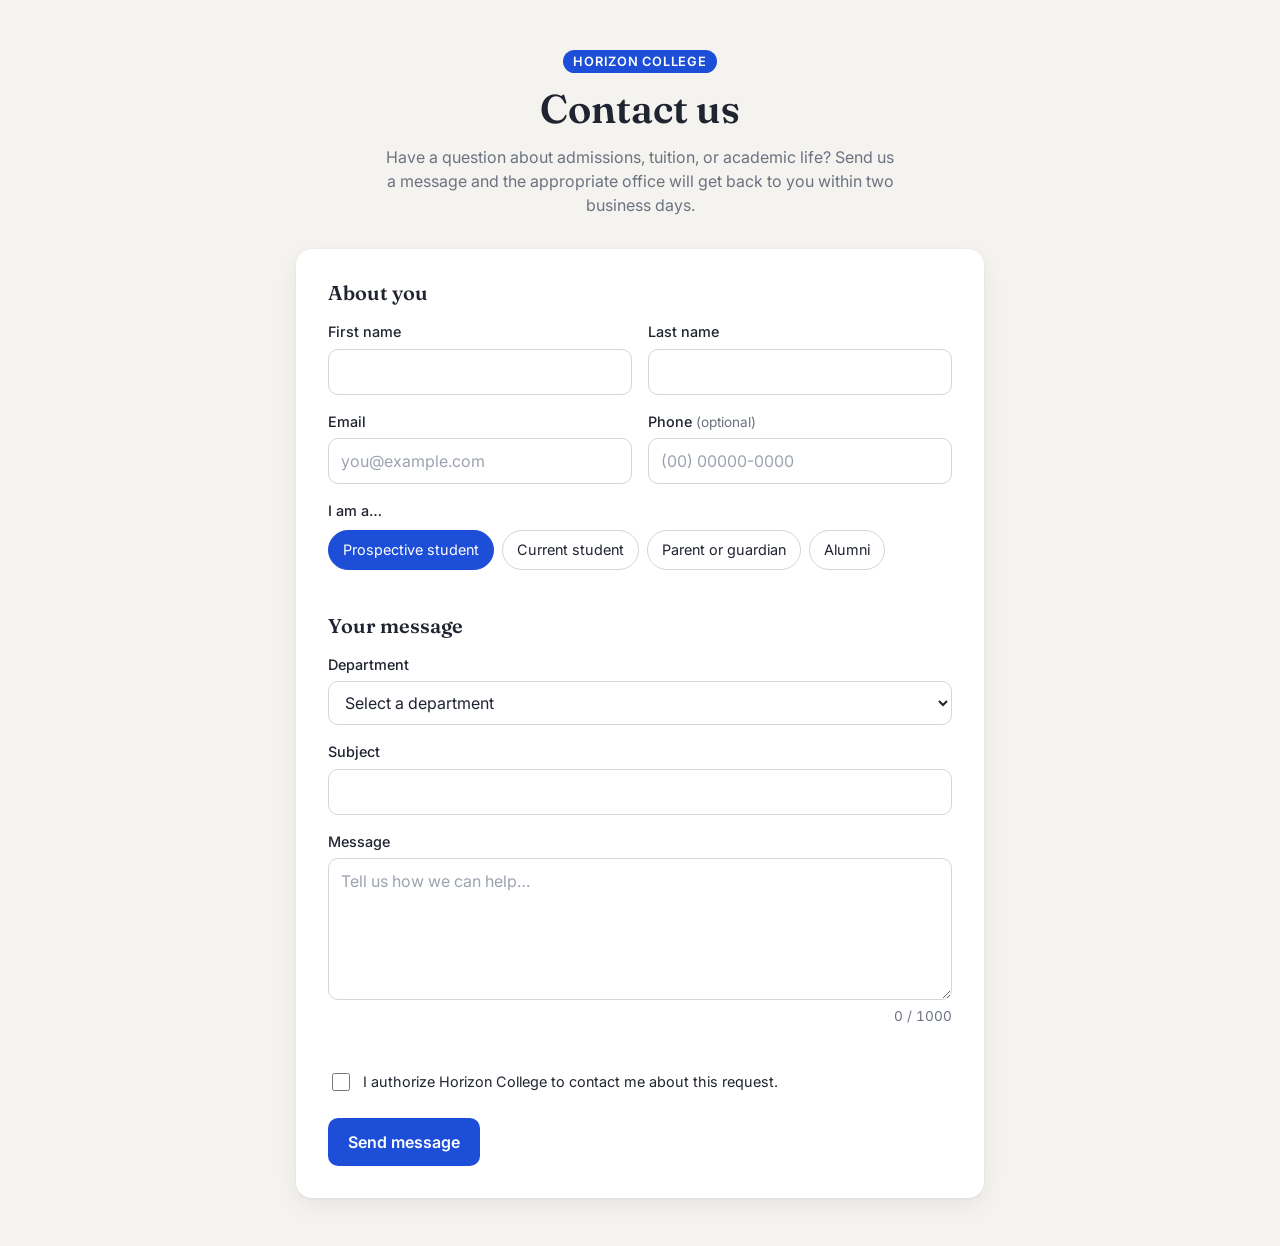
<file: index.html>
<!DOCTYPE html>
<html lang="en">

<head>
  <meta charset="UTF-8">
  <meta name="viewport" content="width=device-width, initial-scale=1.0">
  <meta name="description" content="Contact Horizon College: admissions, tuition and financial aid, registrar's office, internships and careers, and IT support.">
  <meta name="color-scheme" content="light dark">
  <title>Contact Us — Horizon College</title>
  <link rel="preconnect" href="https://fonts.googleapis.com">
  <link rel="preconnect" href="https://fonts.gstatic.com" crossorigin>
  <link
    href="https://fonts.googleapis.com/css2?family=Fraunces:opsz,wght@9..144,600&family=Inter:wght@400;500;600&display=swap"
    rel="stylesheet">
  <link rel="stylesheet" href="css/styles.css">
  <script src="js/main.js" defer></script>
</head>

<body>
  <main class="page">
    <header class="intro">
      <p class="badge">Horizon College</p>
      <h1>Contact us</h1>
      <p>Have a question about admissions, tuition, or academic life? Send us a message and the appropriate office will get back to you within two business days.</p>
    </header>

    <form class="card" id="contact-form" action="thank-you.html" method="post">
      <fieldset>
        <legend>About you</legend>

        <div class="row">
          <div class="field">
            <label for="first-name">First name</label>
            <input type="text" id="first-name" name="firstName" autocomplete="given-name"
              aria-describedby="first-name-error" required>
            <small class="error" id="first-name-error">Please enter your first name.</small>
          </div>
          <div class="field">
            <label for="last-name">Last name</label>
            <input type="text" id="last-name" name="lastName" autocomplete="family-name"
              aria-describedby="last-name-error" required>
            <small class="error" id="last-name-error">Please enter your last name.</small>
          </div>
        </div>

        <div class="row">
          <div class="field">
            <label for="email">Email</label>
            <input type="email" id="email" name="email" autocomplete="email" placeholder="you@example.com"
              aria-describedby="email-error" required>
            <small class="error" id="email-error">Please enter a valid email address.</small>
          </div>
          <div class="field">
            <label for="phone">Phone <span class="optional">(optional)</span></label>
            <input type="tel" id="phone" name="phone" autocomplete="tel" inputmode="numeric"
              placeholder="(00) 00000-0000">
          </div>
        </div>

        <fieldset class="field">
          <legend class="label">I am a…</legend>
          <div class="options">
            <label class="option">
              <input type="radio" name="role" value="prospective-student" required checked>
              <span>Prospective student</span>
            </label>
            <label class="option">
              <input type="radio" name="role" value="current-student">
              <span>Current student</span>
            </label>
            <label class="option">
              <input type="radio" name="role" value="parent-guardian">
              <span>Parent or guardian</span>
            </label>
            <label class="option">
              <input type="radio" name="role" value="alumni">
              <span>Alumni</span>
            </label>
          </div>
        </fieldset>
      </fieldset>

      <fieldset>
        <legend>Your message</legend>

        <div class="field">
          <label for="department">Department</label>
          <select id="department" name="department" aria-describedby="department-error" required>
            <option value="" disabled selected>Select a department</option>
            <option value="admissions">Admissions and enrollment</option>
            <option value="financial-aid">Tuition and financial aid (ProUni, FIES)</option>
            <option value="registrar">Registrar's office</option>
            <option value="internships-careers">Internships and careers</option>
            <option value="it-support">IT support</option>
            <option value="other">Other</option>
          </select>
          <small class="error" id="department-error">Please choose a department.</small>
        </div>

        <div class="field">
          <label for="subject">Subject</label>
          <input type="text" id="subject" name="subject" maxlength="100" aria-describedby="subject-error" required>
          <small class="error" id="subject-error">Please enter a subject.</small>
        </div>

        <div class="field">
          <label for="message">Message</label>
          <textarea id="message" name="message" rows="5" minlength="20" maxlength="1000"
            placeholder="Tell us how we can help…" aria-describedby="message-error counter" required></textarea>
          <small class="error" id="message-error">Please write at least 20 characters.</small>
          <small class="counter" id="counter" aria-live="polite">0 / 1000</small>
        </div>
      </fieldset>

      <label class="consent">
        <input type="checkbox" name="consent" required>
        <span>I authorize Horizon College to contact me about this request.</span>
      </label>

      <button type="submit">Send message</button>
    </form>
  </main>
</body>

</html>
</file>
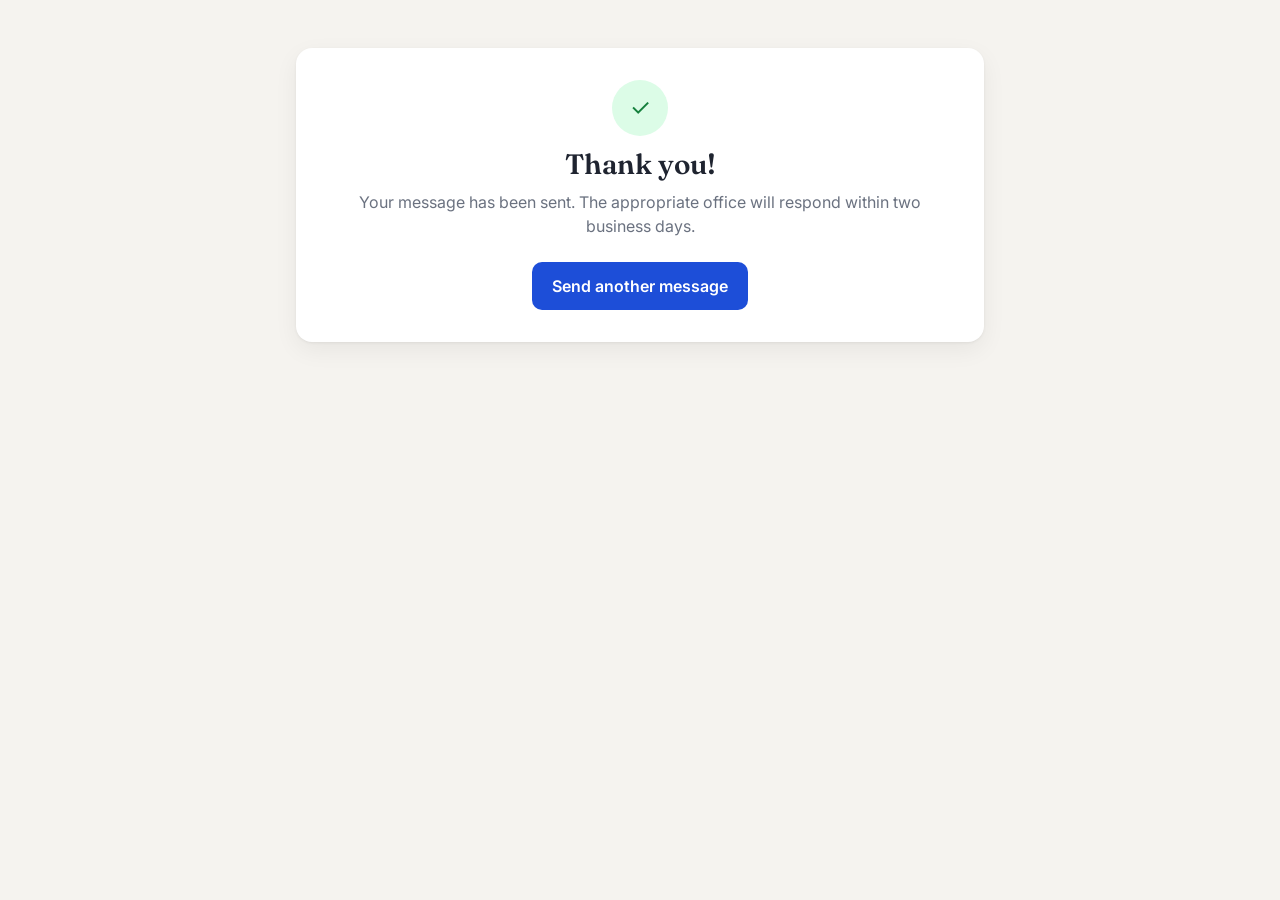
<file: thank-you.html>
<!DOCTYPE html>
<html lang="en">

<head>
  <meta charset="UTF-8">
  <meta name="viewport" content="width=device-width, initial-scale=1.0">
  <meta name="robots" content="noindex">
  <meta name="color-scheme" content="light dark">
  <title>Message Sent — Horizon College</title>
  <link rel="preconnect" href="https://fonts.googleapis.com">
  <link rel="preconnect" href="https://fonts.gstatic.com" crossorigin>
  <link
    href="https://fonts.googleapis.com/css2?family=Fraunces:opsz,wght@9..144,600&family=Inter:wght@400;500;600&display=swap"
    rel="stylesheet">
  <link rel="stylesheet" href="css/styles.css">
  <script src="js/main.js" defer></script>
</head>

<body>
  <main class="page">
    <section class="card success" role="status" aria-labelledby="success-title">
      <div class="success-icon" aria-hidden="true">✓</div>
      <h1 id="success-title">Thank you<span id="success-name"></span>!</h1>
      <p>Your message has been sent. The appropriate office will respond within two business days.</p>
      <a class="button" href="index.html">Send another message</a>
    </section>
  </main>
</body>

</html>
</file>
<file: css/styles.css>
:root {
    color-scheme: light;
    --bg: #f5f3ef;
    --card-bg: #ffffff;
    --field-bg: #ffffff;
    --text: #1f2430;
    --muted: #6b7280;
    --placeholder: #9ca3af;
    --border: #d9d6cf;
    --border-hover: #b8b4aa;
    --accent: #1d4ed8;
    --on-accent: #ffffff;
    --error: #b42318;
    --success-bg: #dcfce7;
    --success-text: #15803d;
    --shadow: 0 1px 3px rgb(0 0 0 / .06), 0 8px 24px rgb(0 0 0 / .06);
    --radius: 10px;
    --speed: .15s;
}

@media (prefers-color-scheme: dark) {
    :root {
        color-scheme: dark;
        --bg: #12141a;
        --card-bg: #1b1e26;
        --field-bg: #12141a;
        --text: #e8e9ed;
        --muted: #9aa1ad;
        --placeholder: #6b7280;
        --border: #343844;
        --border-hover: #4b5060;
        --accent: #5b8cff;
        --on-accent: #0b1020;
        --error: #f97066;
        --success-bg: #14532d;
        --success-text: #86efac;
        --shadow: 0 1px 3px rgb(0 0 0 / .4), 0 8px 24px rgb(0 0 0 / .3);
    }
}

*,
*::before,
*::after {
    box-sizing: border-box;
}

body {
    margin: 0;
    font-family: "Inter", system-ui, sans-serif;
    background: var(--bg);
    color: var(--text);
    line-height: 1.5;
    -webkit-font-smoothing: antialiased;
}

h1,
h2,
legend {
    font-family: "Fraunces", Georgia, serif;
    font-weight: 600;
    line-height: 1.2;
}

h1 {
    font-size: clamp(1.75rem, 1.2rem + 2vw, 2.5rem);
    margin: 0 0 12px;
}

.page {
    max-width: 720px;
    margin: 0 auto;
    padding: 48px 16px;
}

.intro {
    text-align: center;
    margin-bottom: 32px;
}

.intro p {
    max-width: 52ch;
    margin: 0 auto;
    color: var(--muted);
}

.intro .badge {
    display: inline-block;
    margin-bottom: 12px;
    padding: 2px 10px;
    border-radius: 999px;
    background: var(--accent);
    color: var(--on-accent);
    font-size: .8rem;
    font-weight: 600;
    letter-spacing: .06em;
    text-transform: uppercase;
}

.card {
    background: var(--card-bg);
    border-radius: 16px;
    padding: 32px;
    box-shadow: var(--shadow);
}

fieldset {
    border: 0;
    padding: 0;
    margin: 0 0 28px;
    min-width: 0;
}

legend {
    padding: 0;
    font-size: 1.25rem;
    margin-bottom: 16px;
}

.row {
    display: grid;
    grid-template-columns: 1fr 1fr;
    gap: 16px;
}

.field {
    display: flex;
    flex-direction: column;
    gap: 6px;
    margin-bottom: 16px;
}

label,
.label {
    font-weight: 500;
    font-size: .9rem;
}

legend.label {
    font-family: inherit;
    line-height: 1.5;
    margin-bottom: 8px;
}

.optional,
.counter {
    color: var(--muted);
    font-weight: 400;
    font-size: .85rem;
}

.counter {
    align-self: flex-end;
    font-variant-numeric: tabular-nums;
}

input,
select,
textarea {
    width: 100%;
    font: inherit;
    color: inherit;
    padding: 10px 12px;
    border: 1px solid var(--border);
    border-radius: var(--radius);
    background: var(--field-bg);
    transition: border-color var(--speed);
}

textarea {
    resize: vertical;
    min-height: 120px;
}

input:hover,
select:hover,
textarea:hover {
    border-color: var(--border-hover);
}

input:focus-visible,
select:focus-visible,
textarea:focus-visible {
    outline: 2px solid var(--accent);
    outline-offset: 1px;
    border-color: var(--accent);
}

::placeholder {
    color: var(--placeholder);
}

.error {
    display: none;
    color: var(--error);
    font-size: .85rem;
}

:is(input, select, textarea):user-invalid {
    border-color: var(--error);
}

:is(input, select, textarea):user-invalid ~ .error {
    display: block;
}

.options {
    display: flex;
    flex-wrap: wrap;
    gap: 8px;
}

.option {
    position: relative;
}

.option input {
    position: absolute;
    opacity: 0;
    width: 1px;
    height: 1px;
}

.option span {
    display: inline-block;
    padding: 8px 14px;
    border: 1px solid var(--border);
    border-radius: 999px;
    font-weight: 400;
    cursor: pointer;
    transition: background var(--speed), border-color var(--speed), color var(--speed);
}

.option span:hover {
    border-color: var(--accent);
}

.option input:checked + span {
    background: var(--accent);
    border-color: var(--accent);
    color: var(--on-accent);
}

.option input:focus-visible + span {
    outline: 2px solid var(--accent);
    outline-offset: 2px;
}

.consent {
    display: flex;
    gap: 10px;
    align-items: flex-start;
    font-weight: 400;
    margin-bottom: 24px;
    cursor: pointer;
}

.consent input {
    width: 18px;
    height: 18px;
    margin-top: 2px;
    flex-shrink: 0;
    accent-color: var(--accent);
}

button,
.button {
    display: inline-block;
    text-decoration: none;
    font: inherit;
    font-weight: 600;
    padding: 12px 20px;
    border: 0;
    border-radius: var(--radius);
    background: var(--accent);
    color: var(--on-accent);
    cursor: pointer;
    transition: filter var(--speed), transform var(--speed);
}

button:hover,
.button:hover {
    filter: brightness(1.1);
}

button:active,
.button:active {
    transform: translateY(1px);
}

button:focus-visible,
.button:focus-visible {
    outline: 2px solid var(--accent);
    outline-offset: 2px;
}

button:disabled {
    cursor: progress;
    opacity: .7;
    filter: none;
    transform: none;
}

.success {
    text-align: center;
}

.success-icon {
    width: 56px;
    height: 56px;
    margin: 0 auto 12px;
    display: grid;
    place-items: center;
    border-radius: 50%;
    background: var(--success-bg);
    color: var(--success-text);
    font-size: 1.5rem;
}

.success h1 {
    font-size: 1.75rem;
    margin: 0 0 8px;
}

.success p {
    color: var(--muted);
    margin: 0 0 24px;
}

@media (max-width: 560px) {
    .page {
        padding-block: 32px;
    }

    .card {
        padding: 24px 20px;
    }

    .row {
        grid-template-columns: 1fr;
        gap: 0;
    }

    button,
    .button {
        width: 100%;
    }
}

@media (prefers-reduced-motion: reduce) {
    *,
    *::before,
    *::after {
        transition: none !important;
    }
}
</file>
